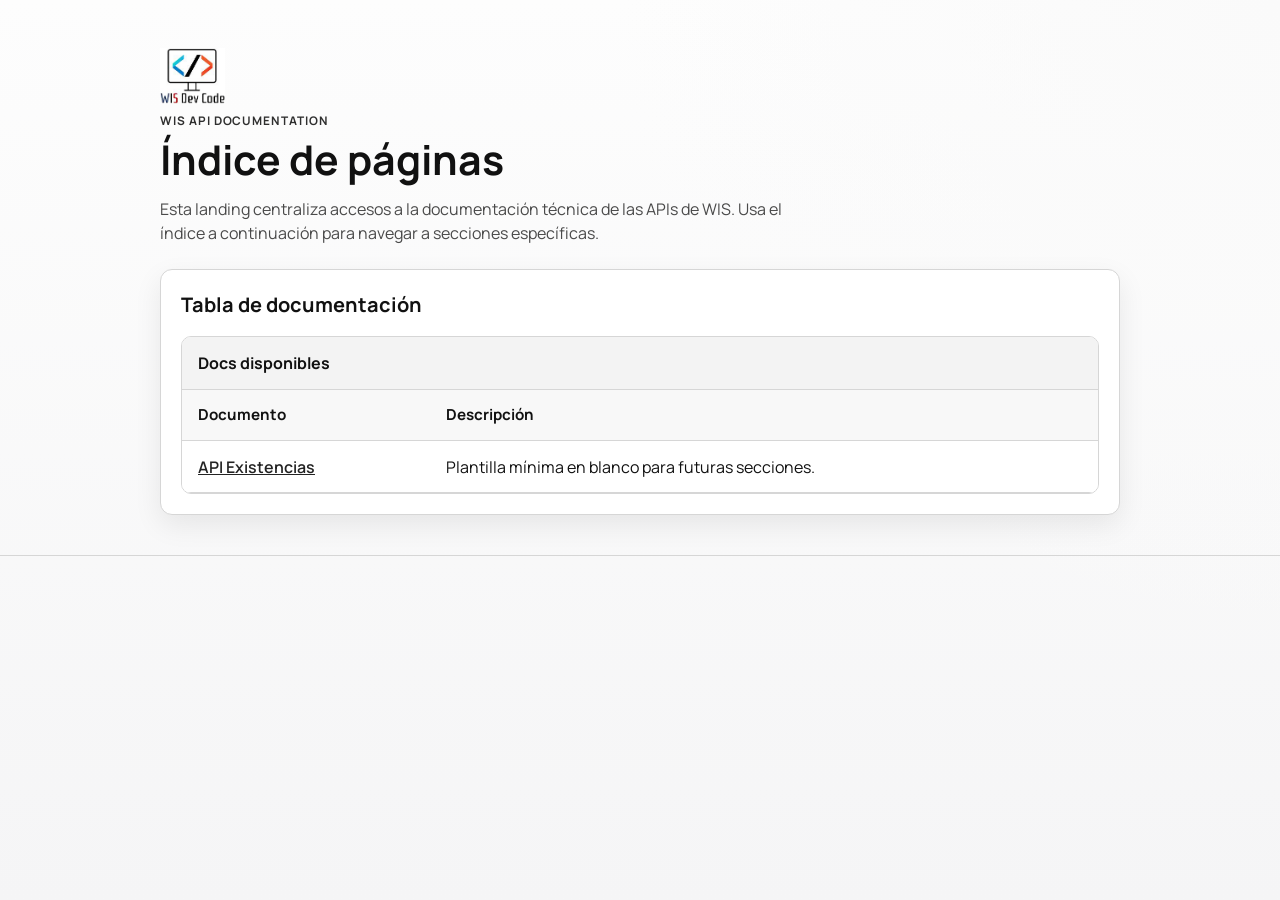
<file: index.html>
<!doctype html>
<html lang="es">
<head>
  <meta charset="utf-8">
  <meta name="viewport" content="width=device-width, initial-scale=1">
  <meta name="description" content="Landing page base para índice de documentación y enlaces.">
  <title>WIS API Documentation | Índice</title>
  <link rel="preconnect" href="https://fonts.googleapis.com">
  <link rel="preconnect" href="https://fonts.gstatic.com" crossorigin>
  <link href="https://fonts.googleapis.com/css2?family=Manrope:wght@400;500;600;700;800&display=swap" rel="stylesheet">
  <link rel="stylesheet" href="styles.css">
</head>
<body>
  <a class="skip-link" href="#contenido">Saltar al contenido principal</a>

  <header class="site-header" role="banner">
    <div class="container">
      <div class="brand-row">
        <img class="brand-logo" src="Assets/WIS LOGO_gmail_2.png" alt="WIS logo" width="180" height="60">
      </div>
      <p class="eyebrow">WIS API Documentation</p>
      <h1>Índice de páginas</h1>
      <p class="lead">
        Esta landing centraliza accesos a la documentación técnica de las APIs de WIS. Usa el índice a continuación para navegar a secciones específicas.
      </p>
    </div>
  </header>

  <main id="contenido" class="site-main" role="main">
    <section class="container panel" aria-labelledby="tabla-indice-titulo">
      <h2 id="tabla-indice-titulo">Tabla de documentación</h2>
      <p class="section-note">
        
      </p>

      <div class="table-wrap" role="region" aria-label="Índice de páginas" tabindex="0">
        <table>
          <caption>Docs disponibles</caption>
          <thead>
            <tr>
              <th scope="col">Documento</th>
              <th scope="col">Descripción</th>              
            </tr>
          </thead>
          <tbody>
            <tr>
              <td><a href="pages/DocAPIExistencias.html">API Existencias</a></td>
              <td>Plantilla mínima en blanco para futuras secciones.</td>              
            </tr>
          </tbody>
        </table>
      </div>
    </section>
  </main>

  <footer class="site-footer" role="contentinfo">
    <div class="container">
      
    </div>
  </footer>
</body>
</html>
</file>
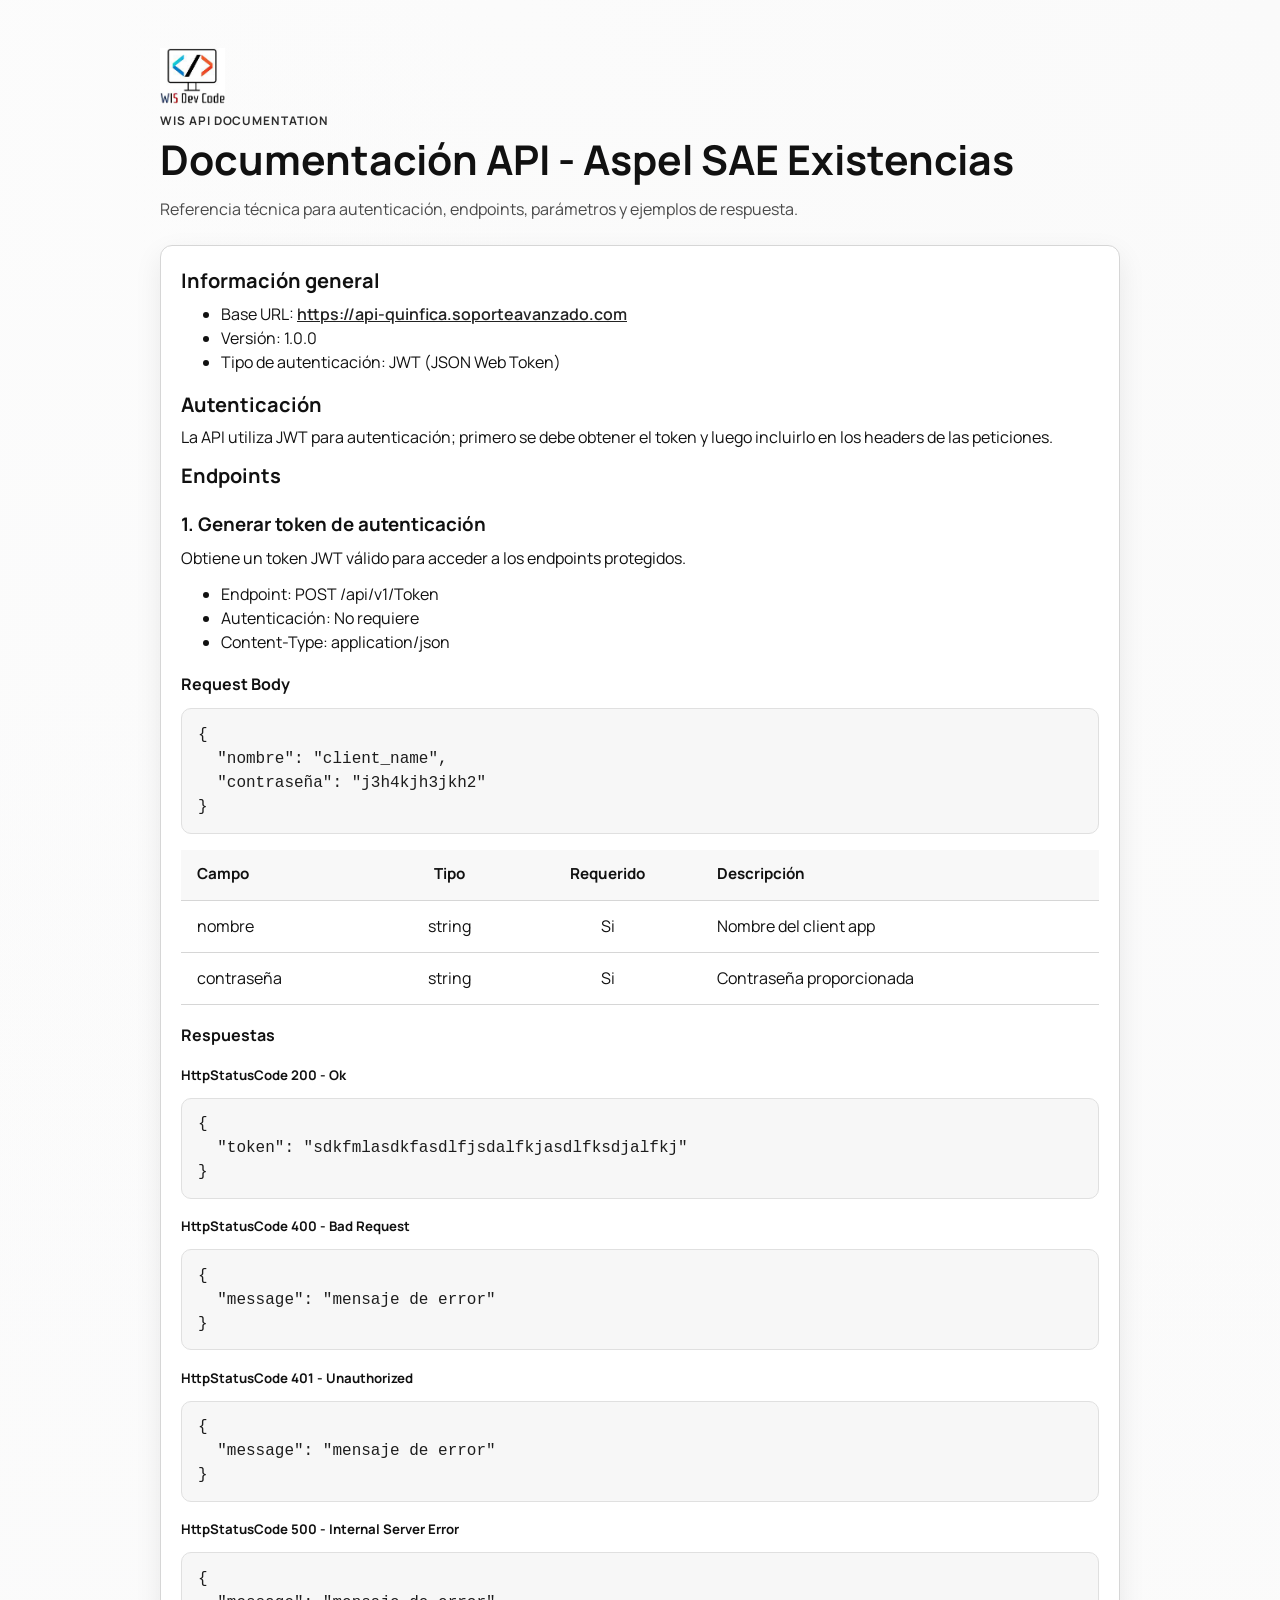
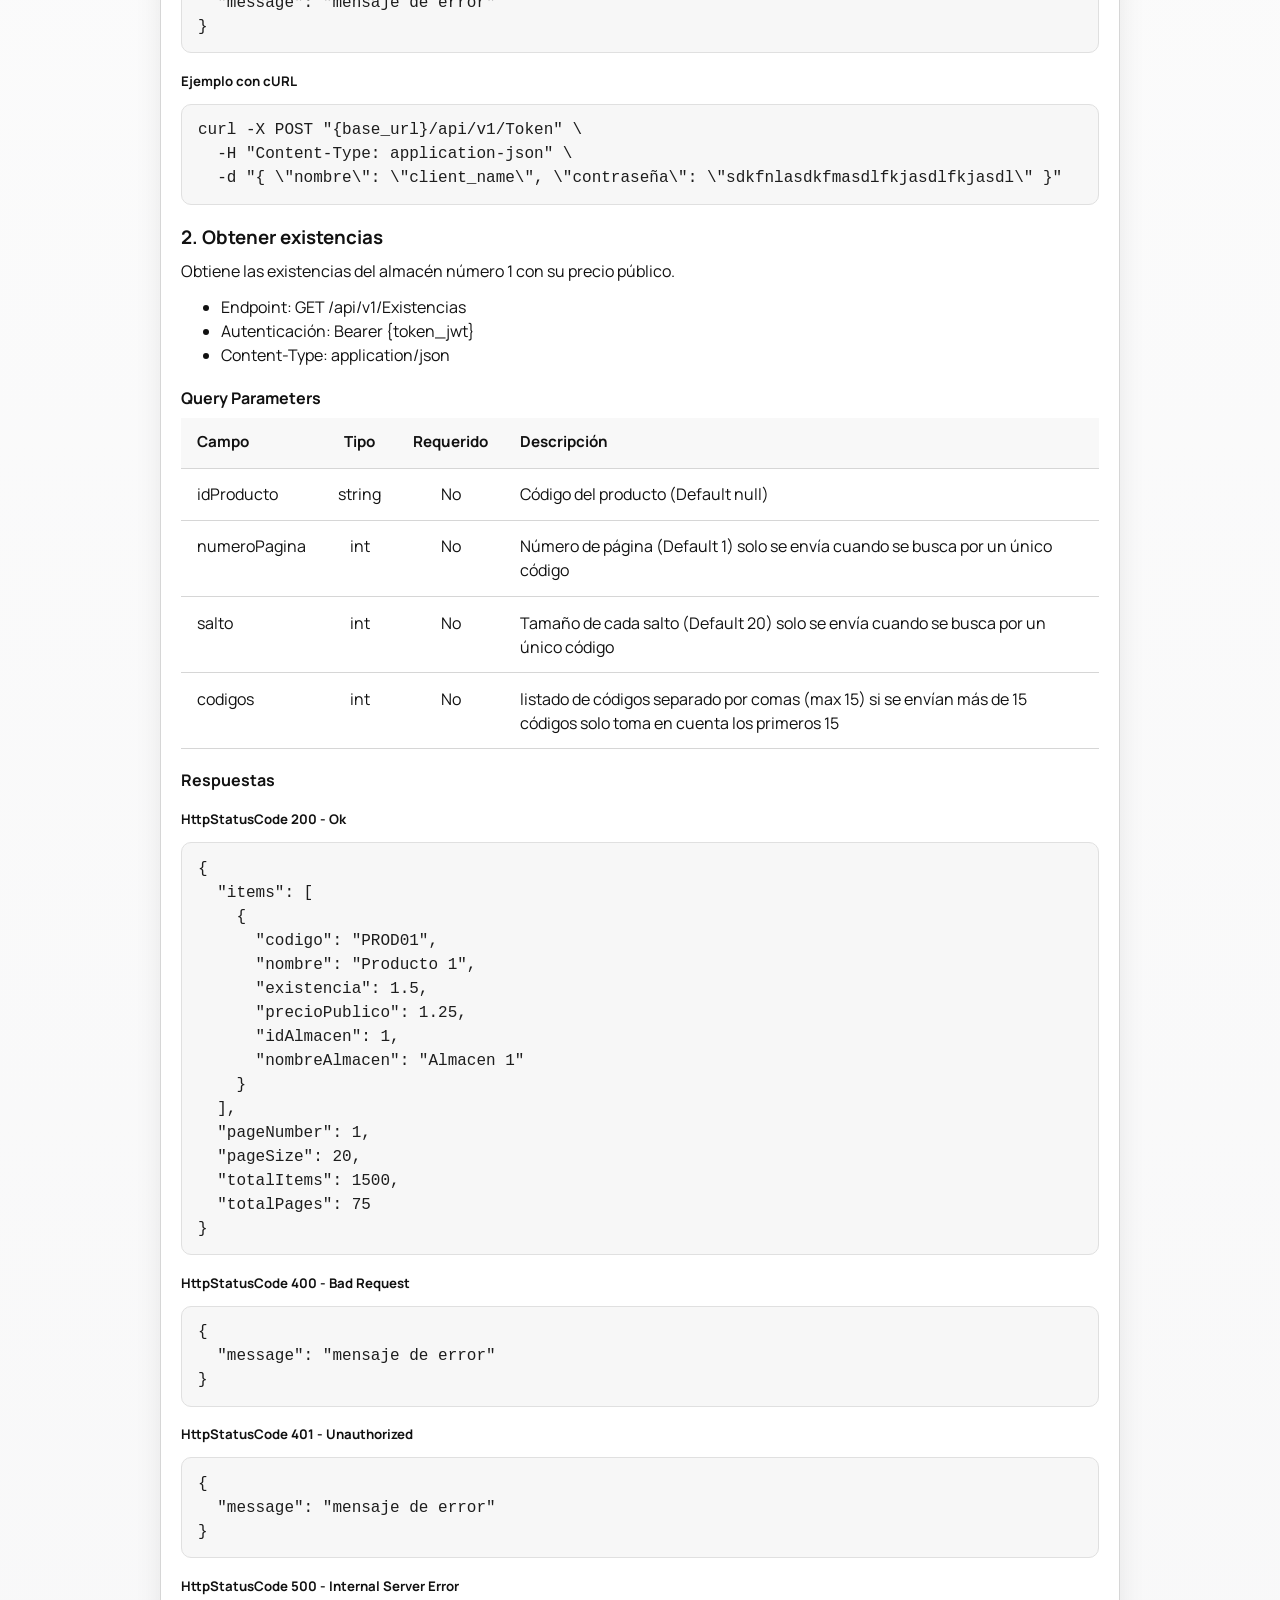
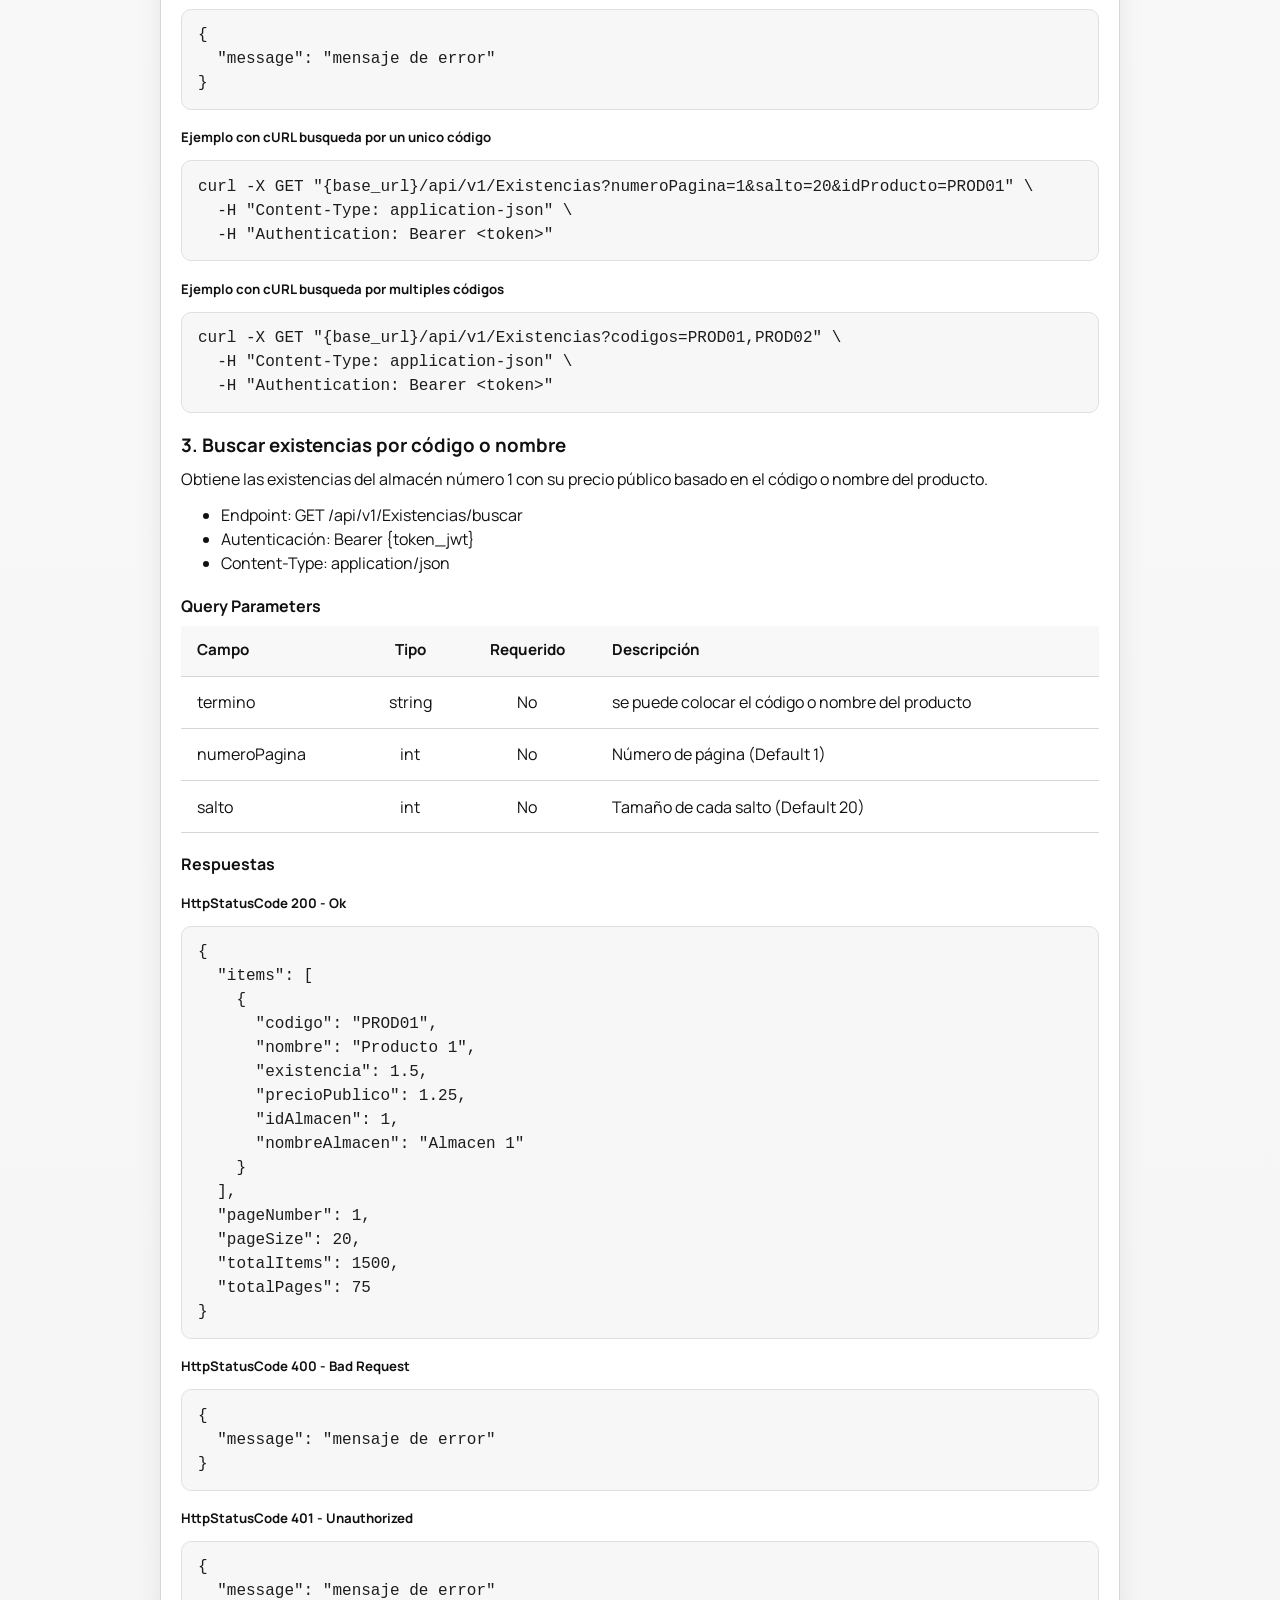
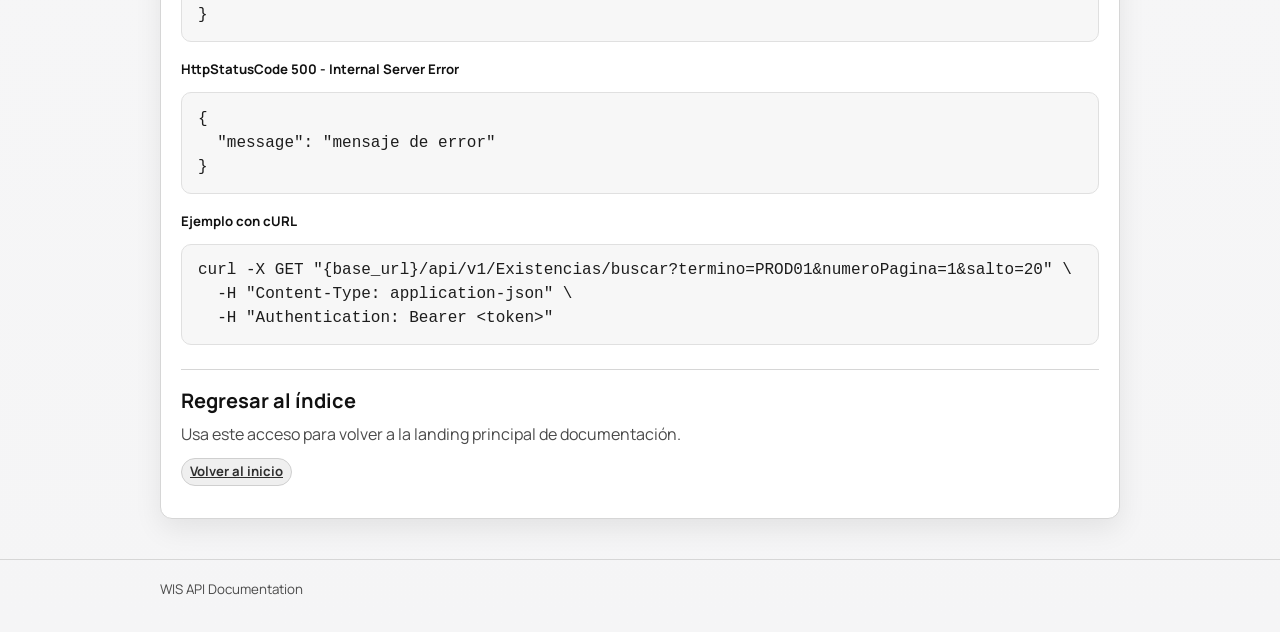
<file: pages/DocAPIExistencias.html>
<!doctype html>
<html lang="es">
<head>
  <meta charset="utf-8">
  <meta name="viewport" content="width=device-width, initial-scale=1">
  <meta name="description" content="Documentación API de existencias para Aspel SAE.">
  <title>WIS API Documentation | API Existencias</title>
  <link rel="preconnect" href="https://fonts.googleapis.com">
  <link rel="preconnect" href="https://fonts.gstatic.com" crossorigin>
  <link href="https://fonts.googleapis.com/css2?family=Manrope:wght@400;500;600;700;800&display=swap" rel="stylesheet">
  <link rel="stylesheet" href="../styles.css">
</head>
<body>
  <a class="skip-link" href="#contenido">Saltar al contenido principal</a>

  <header class="site-header" role="banner">
    <div class="container">
      <div class="brand-row">
        <img class="brand-logo" src="../Assets/WIS LOGO_gmail_2.png" alt="WIS logo" width="180" height="60">
      </div>
      <p class="eyebrow">WIS API Documentation</p>
      <h1>Documentación API - Aspel SAE Existencias</h1>
      <p class="lead">Referencia técnica para autenticación, endpoints, parámetros y ejemplos de respuesta.</p>
    </div>
  </header>

  <main id="contenido" class="site-main" role="main">
    <section class="container panel doc-content" aria-labelledby="info-general-titulo">
      <h2 id="info-general-titulo">Información general</h2>
      <ul>
        <li>Base URL: <a href="https://api-quinfica.soporteavanzado.com">https://api-quinfica.soporteavanzado.com</a></li>
        <li>Versión: 1.0.0</li>
        <li>Tipo de autenticación: JWT (JSON Web Token)</li>
      </ul>

      <h2>Autenticación</h2>
      <p>La API utiliza JWT para autenticación; primero se debe obtener el token y luego incluirlo en los headers de las peticiones.</p>

      <h2>Endpoints</h2>
      <h3>1. Generar token de autenticación</h3>
      <p>Obtiene un token JWT válido para acceder a los endpoints protegidos.</p>
      <ul>
        <li>Endpoint: POST /api/v1/Token</li>
        <li>Autenticación: No requiere</li>
        <li>Content-Type: application/json</li>
      </ul>

      <h4>Request Body</h4>
      <pre><code class="language-json">{
  "nombre": "client_name",
  "contraseña": "j3h4kjh3jkh2"
}</code></pre>

      <table>
        <thead>
          <tr>
            <th scope="col">Campo</th>
            <th scope="col" style="text-align: center;">Tipo</th>
            <th scope="col" style="text-align: center;">Requerido</th>
            <th scope="col">Descripción</th>
          </tr>
        </thead>
        <tbody>
          <tr>
            <td>nombre</td>
            <td style="text-align: center;">string</td>
            <td style="text-align: center;">Si</td>
            <td>Nombre del client app</td>
          </tr>
          <tr>
            <td>contraseña</td>
            <td style="text-align: center;">string</td>
            <td style="text-align: center;">Si</td>
            <td>Contraseña proporcionada</td>
          </tr>
        </tbody>
      </table>

      <h4>Respuestas</h4>
      <h5>HttpStatusCode 200 - Ok</h5>
      <pre><code class="language-json">{
  "token": "sdkfmlasdkfasdlfjsdalfkjasdlfksdjalfkj"
}</code></pre>

      <h5>HttpStatusCode 400 - Bad Request</h5>
      <pre><code class="language-json">{
  "message": "mensaje de error"
}</code></pre>

      <h5>HttpStatusCode 401 - Unauthorized</h5>
      <pre><code class="language-json">{
  "message": "mensaje de error"
}</code></pre>

      <h5>HttpStatusCode 500 - Internal Server Error</h5>
      <pre><code class="language-json">{
  "message": "mensaje de error"
}</code></pre>

      <h5>Ejemplo con cURL</h5>
      <pre><code class="language-http">curl -X POST "{base_url}/api/v1/Token" \
  -H "Content-Type: application-json" \
  -d "{ \"nombre\": \"client_name\", \"contraseña\": \"sdkfnlasdkfmasdlfkjasdlfkjasdl\" }"</code></pre>

      <h3>2. Obtener existencias</h3>
      <p>Obtiene las existencias del almacén número 1 con su precio público.</p>
      <ul>
        <li>Endpoint: GET /api/v1/Existencias</li>
        <li>Autenticación: Bearer {token_jwt}</li>
        <li>Content-Type: application/json</li>
      </ul>

      <h4>Query Parameters</h4>
      <table>
        <thead>
          <tr>
            <th scope="col">Campo</th>
            <th scope="col" style="text-align: center;">Tipo</th>
            <th scope="col" style="text-align: center;">Requerido</th>
            <th scope="col">Descripción</th>
          </tr>
        </thead>
        <tbody>
          <tr>
            <td>idProducto</td>
            <td style="text-align: center;">string</td>
            <td style="text-align: center;">No</td>
            <td>Código del producto (Default null)</td>
          </tr>
          <tr>
            <td>numeroPagina</td>
            <td style="text-align: center;">int</td>
            <td style="text-align: center;">No</td>
            <td>Número de página (Default 1) solo se envía cuando se busca por un único código</td>
          </tr>
          <tr>
            <td>salto</td>
            <td style="text-align: center;">int</td>
            <td style="text-align: center;">No</td>
            <td>Tamaño de cada salto (Default 20) solo se envía cuando se busca por un único código</td>
          </tr>
          <tr>
            <td>codigos</td>
            <td style="text-align: center;">int</td>
            <td style="text-align: center;">No</td>
            <td>listado de códigos separado por comas (max 15) si se envían más de 15 códigos solo toma en cuenta los primeros 15</td>
          </tr>
        </tbody>
      </table>

      <h4>Respuestas</h4>
      <h5>HttpStatusCode 200 - Ok</h5>
      <pre><code class="language-json">{
  "items": [
    {
      "codigo": "PROD01",
      "nombre": "Producto 1",
      "existencia": 1.5,
      "precioPublico": 1.25,
      "idAlmacen": 1,
      "nombreAlmacen": "Almacen 1"
    }
  ],
  "pageNumber": 1,
  "pageSize": 20,
  "totalItems": 1500,
  "totalPages": 75
}</code></pre>

      <h5>HttpStatusCode 400 - Bad Request</h5>
      <pre><code class="language-json">{
  "message": "mensaje de error"
}</code></pre>

      <h5>HttpStatusCode 401 - Unauthorized</h5>
      <pre><code class="language-json">{
  "message": "mensaje de error"
}</code></pre>

      <h5>HttpStatusCode 500 - Internal Server Error</h5>
      <pre><code class="language-json">{
  "message": "mensaje de error"
}</code></pre>

      <h5>Ejemplo con cURL busqueda por un unico código</h5>
      <pre><code class="language-http">curl -X GET "{base_url}/api/v1/Existencias?numeroPagina=1&amp;salto=20&amp;idProducto=PROD01" \
  -H "Content-Type: application-json" \
  -H "Authentication: Bearer &lt;token&gt;"</code></pre>

    <h5>Ejemplo con cURL busqueda por multiples códigos</h5>
      <pre><code class="language-http">curl -X GET "{base_url}/api/v1/Existencias?codigos=PROD01,PROD02" \
  -H "Content-Type: application-json" \
  -H "Authentication: Bearer &lt;token&gt;"</code></pre>

<h3>3. Buscar existencias por código o nombre</h3>
      <p>Obtiene las existencias del almacén número 1 con su precio público basado en el código o nombre del producto.</p>
      <ul>
        <li>Endpoint: GET /api/v1/Existencias/buscar</li>
        <li>Autenticación: Bearer {token_jwt}</li>
        <li>Content-Type: application/json</li>
      </ul>

<h4>Query Parameters</h4>
      <table>
        <thead>
          <tr>
            <th scope="col">Campo</th>
            <th scope="col" style="text-align: center;">Tipo</th>
            <th scope="col" style="text-align: center;">Requerido</th>
            <th scope="col">Descripción</th>
          </tr>
        </thead>
        <tbody>
          <tr>
            <td>termino</td>
            <td style="text-align: center;">string</td>
            <td style="text-align: center;">No</td>
            <td>se puede colocar el código o nombre del producto</td>
          </tr>
          <tr>
            <td>numeroPagina</td>
            <td style="text-align: center;">int</td>
            <td style="text-align: center;">No</td>
            <td>Número de página (Default 1)</td>
          </tr>
          <tr>
            <td>salto</td>
            <td style="text-align: center;">int</td>
            <td style="text-align: center;">No</td>
            <td>Tamaño de cada salto (Default 20)</td>
          </tr>          
        </tbody>
      </table>

      <h4>Respuestas</h4>
      <h5>HttpStatusCode 200 - Ok</h5>
      <pre><code class="language-json">{
  "items": [
    {
      "codigo": "PROD01",
      "nombre": "Producto 1",
      "existencia": 1.5,
      "precioPublico": 1.25,
      "idAlmacen": 1,
      "nombreAlmacen": "Almacen 1"
    }
  ],
  "pageNumber": 1,
  "pageSize": 20,
  "totalItems": 1500,
  "totalPages": 75
}</code></pre>

      <h5>HttpStatusCode 400 - Bad Request</h5>
      <pre><code class="language-json">{
  "message": "mensaje de error"
}</code></pre>

      <h5>HttpStatusCode 401 - Unauthorized</h5>
      <pre><code class="language-json">{
  "message": "mensaje de error"
}</code></pre>

      <h5>HttpStatusCode 500 - Internal Server Error</h5>
      <pre><code class="language-json">{
  "message": "mensaje de error"
}</code></pre>

      <h5>Ejemplo con cURL</h5>
      <pre><code class="language-http">curl -X GET "{base_url}/api/v1/Existencias/buscar?termino=PROD01&numeroPagina=1&salto=20" \
  -H "Content-Type: application-json" \
  -H "Authentication: Bearer &lt;token&gt;"</code></pre>

      <section class="return-section" aria-label="Regresar al índice">
        <h2>Regresar al índice</h2>
        <p class="section-note">Usa este acceso para volver a la landing principal de documentación.</p>
        <p><a class="tag" href="../index.html">Volver al inicio</a></p>
      </section>
    </section>
  </main>

  <footer class="site-footer" role="contentinfo">
    <div class="container">
      <small>WIS API Documentation</small>
    </div>
  </footer>
</body>
</html>
</file>
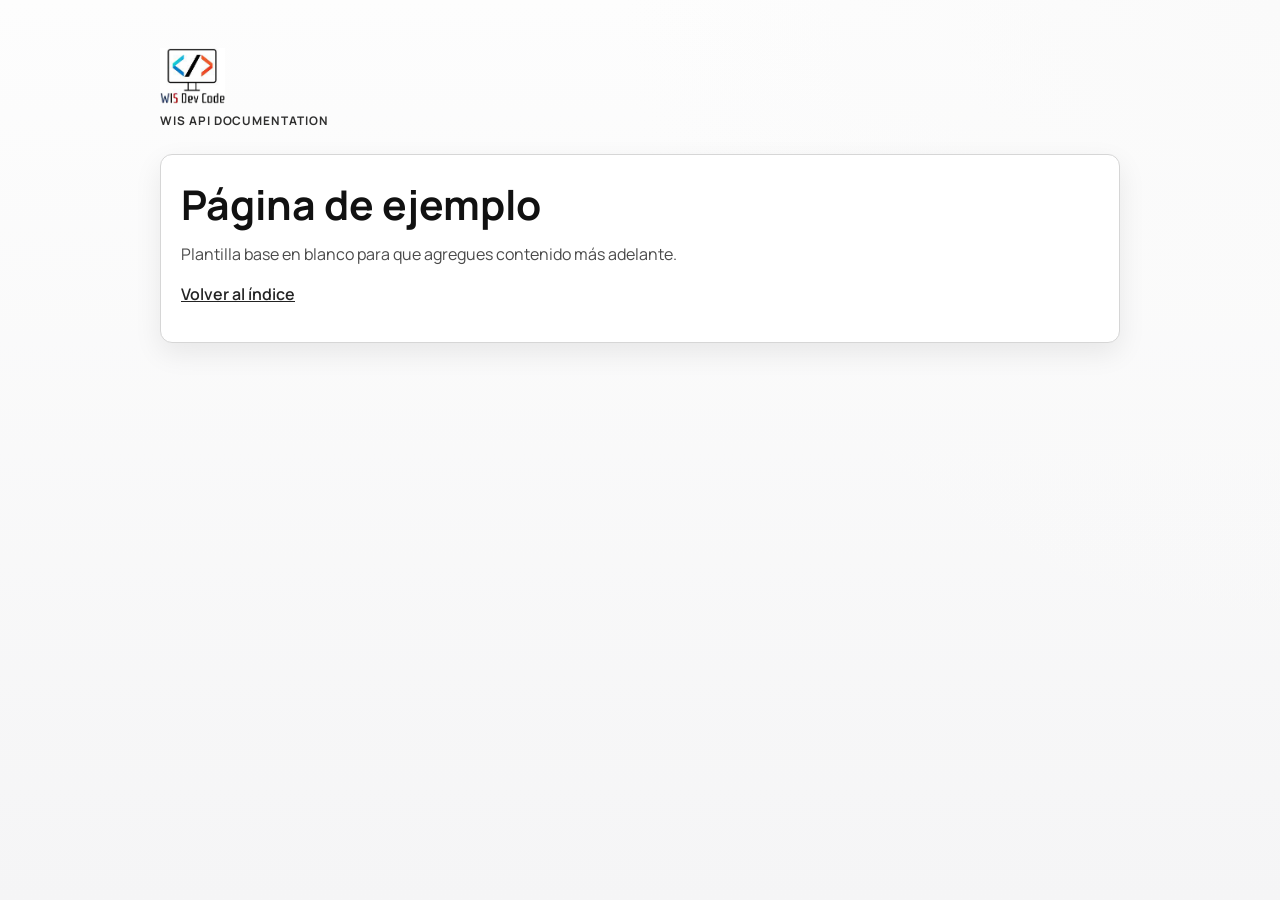
<file: pages/ejemplo.html>
<!doctype html>
<html lang="es">
<head>
  <meta charset="utf-8">
  <meta name="viewport" content="width=device-width, initial-scale=1">
  <meta name="description" content="Página de ejemplo en blanco.">
  <title>Página de ejemplo</title>
  <link rel="preconnect" href="https://fonts.googleapis.com">
  <link rel="preconnect" href="https://fonts.gstatic.com" crossorigin>
  <link href="https://fonts.googleapis.com/css2?family=Manrope:wght@400;500;600;700;800&display=swap" rel="stylesheet">
  <link rel="stylesheet" href="../styles.css">
</head>
<body>
  <a class="skip-link" href="#contenido">Saltar al contenido principal</a>

  <header class="site-header" role="banner">
    <div class="container">
      <div class="brand-row">
        <img class="brand-logo" src="../Assets/WIS LOGO_gmail_2.png" alt="WIS logo" width="180" height="60">
      </div>
      <p class="eyebrow">WIS API Documentation</p>
    </div>
  </header>

  <main id="contenido" class="site-main">
    <section class="container panel" aria-labelledby="titulo-ejemplo">
      <h1 id="titulo-ejemplo">Página de ejemplo</h1>
      <p class="lead">Plantilla base en blanco para que agregues contenido más adelante.</p>
      <p><a href="../index.html">Volver al índice</a></p>
    </section>
  </main>
</body>
</html>
</file>
<file: styles.css>
:root {
  --bg: #f5f5f6;
  --surface: #ffffff;
  --text: #111111;
  --muted: #4a4a4a;
  --line: #d6d6d6;
  --accent: #232323;
  --accent-soft: #efefef;
  --radius: 12px;
  --shadow: 0 10px 28px rgba(0, 0, 0, 0.08);
  --max-width: 960px;
}

* {
  box-sizing: border-box;
}

html,
body {
  margin: 0;
  padding: 0;
}

body {
  font-family: "Manrope", "Segoe UI", Tahoma, Geneva, Verdana, sans-serif;
  line-height: 1.5;
  color: var(--text);
  background:
    radial-gradient(circle at top right, #fafafa, transparent 42%),
    linear-gradient(180deg, #fdfdfd 0%, var(--bg) 100%);
  min-height: 100vh;
}

.skip-link {
  position: absolute;
  left: -9999px;
}

.skip-link:focus {
  left: 1rem;
  top: 1rem;
  background: #000;
  color: #fff;
  padding: 0.5rem 0.75rem;
  z-index: 1000;
  border-radius: 6px;
}

.container {
  width: min(100% - 2rem, var(--max-width));
  margin-inline: auto;
}

.site-header {
  padding: 3rem 0 1.5rem;
}

.brand-row {
  display: flex;
  align-items: center;
  margin-bottom: 0.5rem;
}

.brand-logo {
  display: block;
  width: auto;
  height: 56px;
  object-fit: contain;
}

.eyebrow {
  margin: 0;
  color: #2f2f2f;
  font-weight: 700;
  letter-spacing: 0.08em;
  text-transform: uppercase;
  font-size: 0.74rem;
}

h1 {
  margin: 0.35rem 0 0.75rem;
  font-size: clamp(1.8rem, 3.2vw, 2.6rem);
  line-height: 1.2;
}

.lead {
  margin: 0;
  color: var(--muted);
  max-width: 65ch;
}

.site-main {
  padding-bottom: 2.5rem;
}

.panel {
  background: var(--surface);
  border: 1px solid var(--line);
  border-radius: var(--radius);
  box-shadow: var(--shadow);
  padding: 1.25rem;
}

h2 {
  margin: 0;
  font-size: 1.25rem;
}

h3,
h4,
h5 {
  margin: 1.15rem 0 0.5rem;
}

.section-note {
  margin-top: 0.5rem;
  color: var(--muted);
}

.table-wrap {
  overflow-x: auto;
  margin-top: 1rem;
  border-radius: 10px;
  border: 1px solid var(--line);
}

pre {
  margin: 0.75rem 0 1rem;
  padding: 0.85rem 1rem;
  background: #f7f7f7;
  border: 1px solid #e0e0e0;
  border-radius: 10px;
  overflow-x: auto;
}

code {
  font-family: "Consolas", "Courier New", monospace;
  color: #1d1d1d;
}

.doc-content ul {
  margin-top: 0.4rem;
  margin-bottom: 1rem;
}

.doc-content p {
  margin: 0.35rem 0 0.75rem;
}

.return-section {
  margin-top: 1.5rem;
  padding-top: 1rem;
  border-top: 1px solid var(--line);
}

table {
  width: 100%;
  border-collapse: collapse;
  background: #fff;
}

caption {
  text-align: left;
  padding: 0.9rem 1rem;
  font-weight: 700;
  background: #f3f3f3;
  border-bottom: 1px solid var(--line);
}

th,
td {
  text-align: left;
  padding: 0.85rem 1rem;
  border-bottom: 1px solid var(--line);
  vertical-align: top;
}

th {
  background: #f8f8f8;
  font-size: 0.95rem;
}

a {
  color: var(--accent);
  font-weight: 600;
}

a:hover {
  text-decoration-thickness: 2px;
}

.tag {
  display: inline-block;
  background: var(--accent-soft);
  border: 1px solid #cfcfcf;
  color: #2e2e2e;
  font-size: 0.82rem;
  font-weight: 700;
  padding: 0.2rem 0.5rem;
  border-radius: 999px;
}

.site-footer {
  border-top: 1px solid var(--line);
  padding: 1rem 0 2rem;
  color: var(--muted);
}

@media (max-width: 640px) {
  .site-header {
    padding-top: 2.25rem;
  }

  .panel {
    padding: 1rem;
  }
}
</file>
